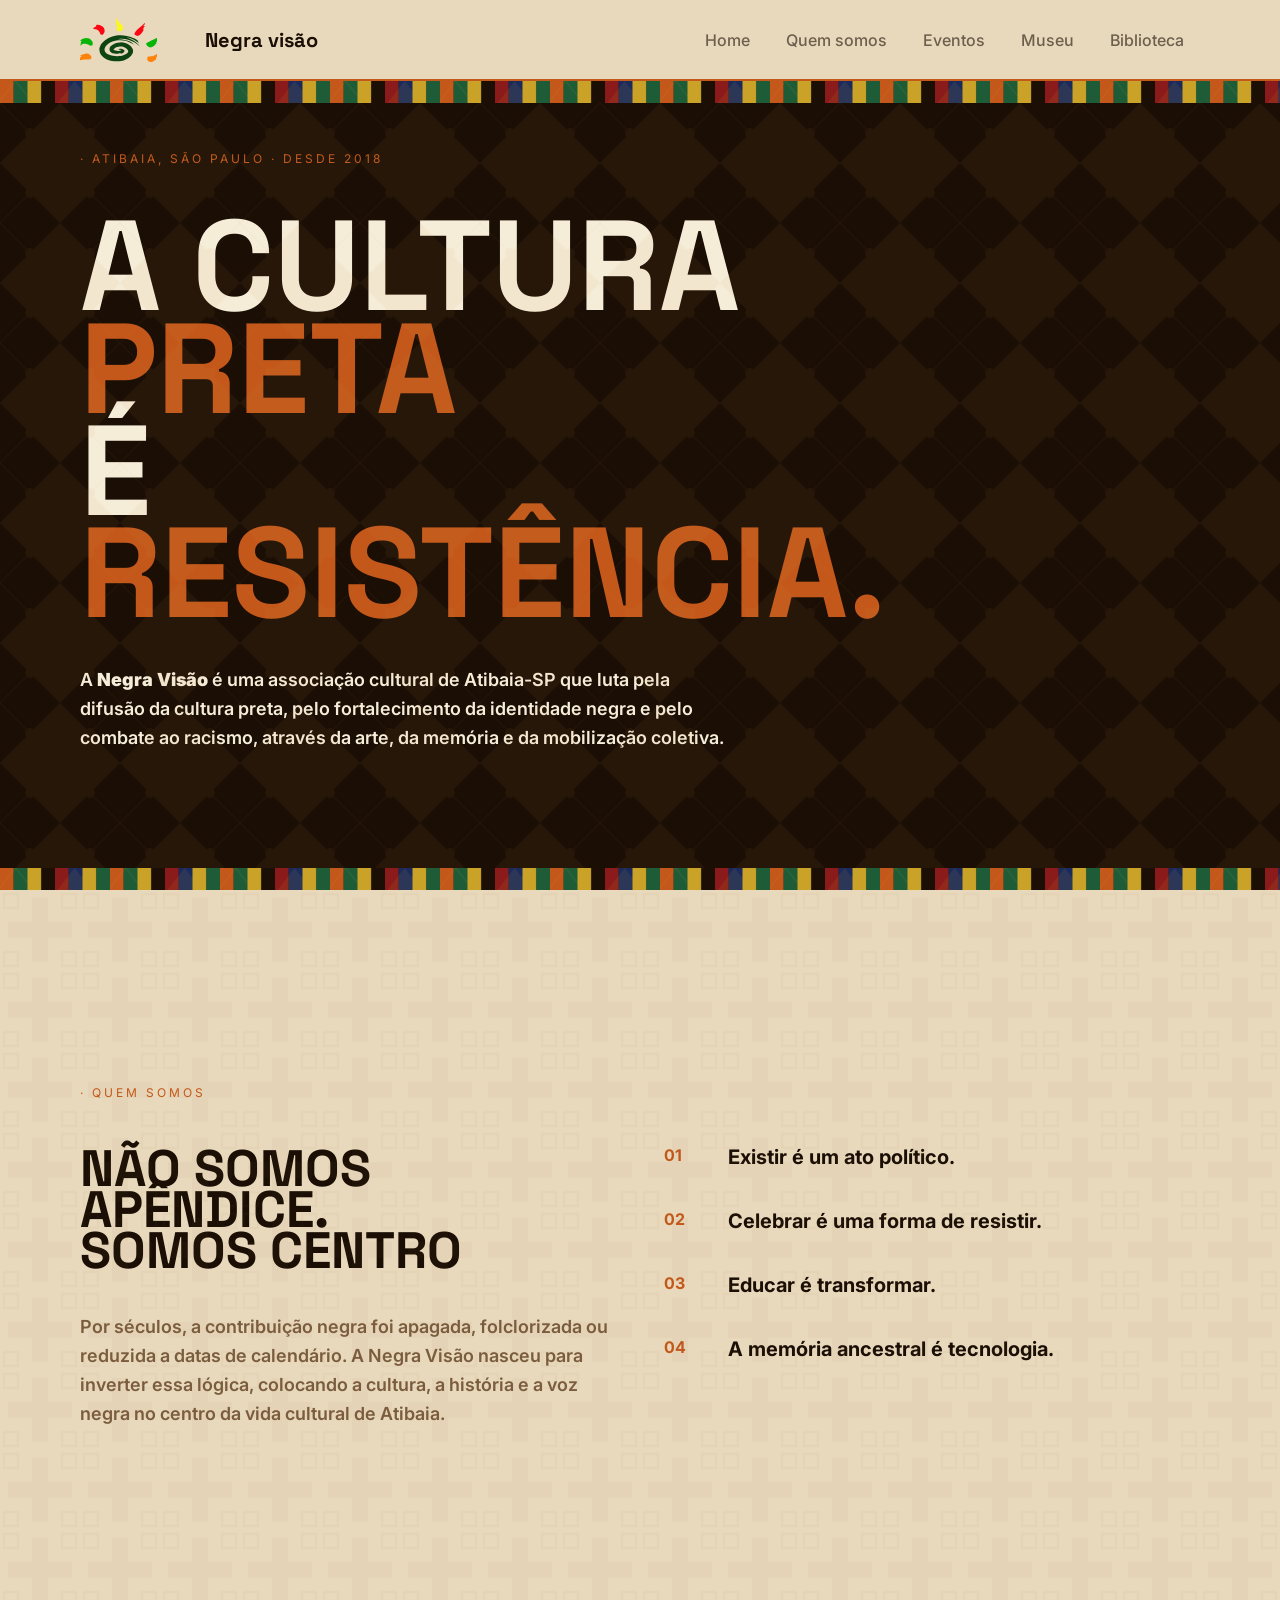
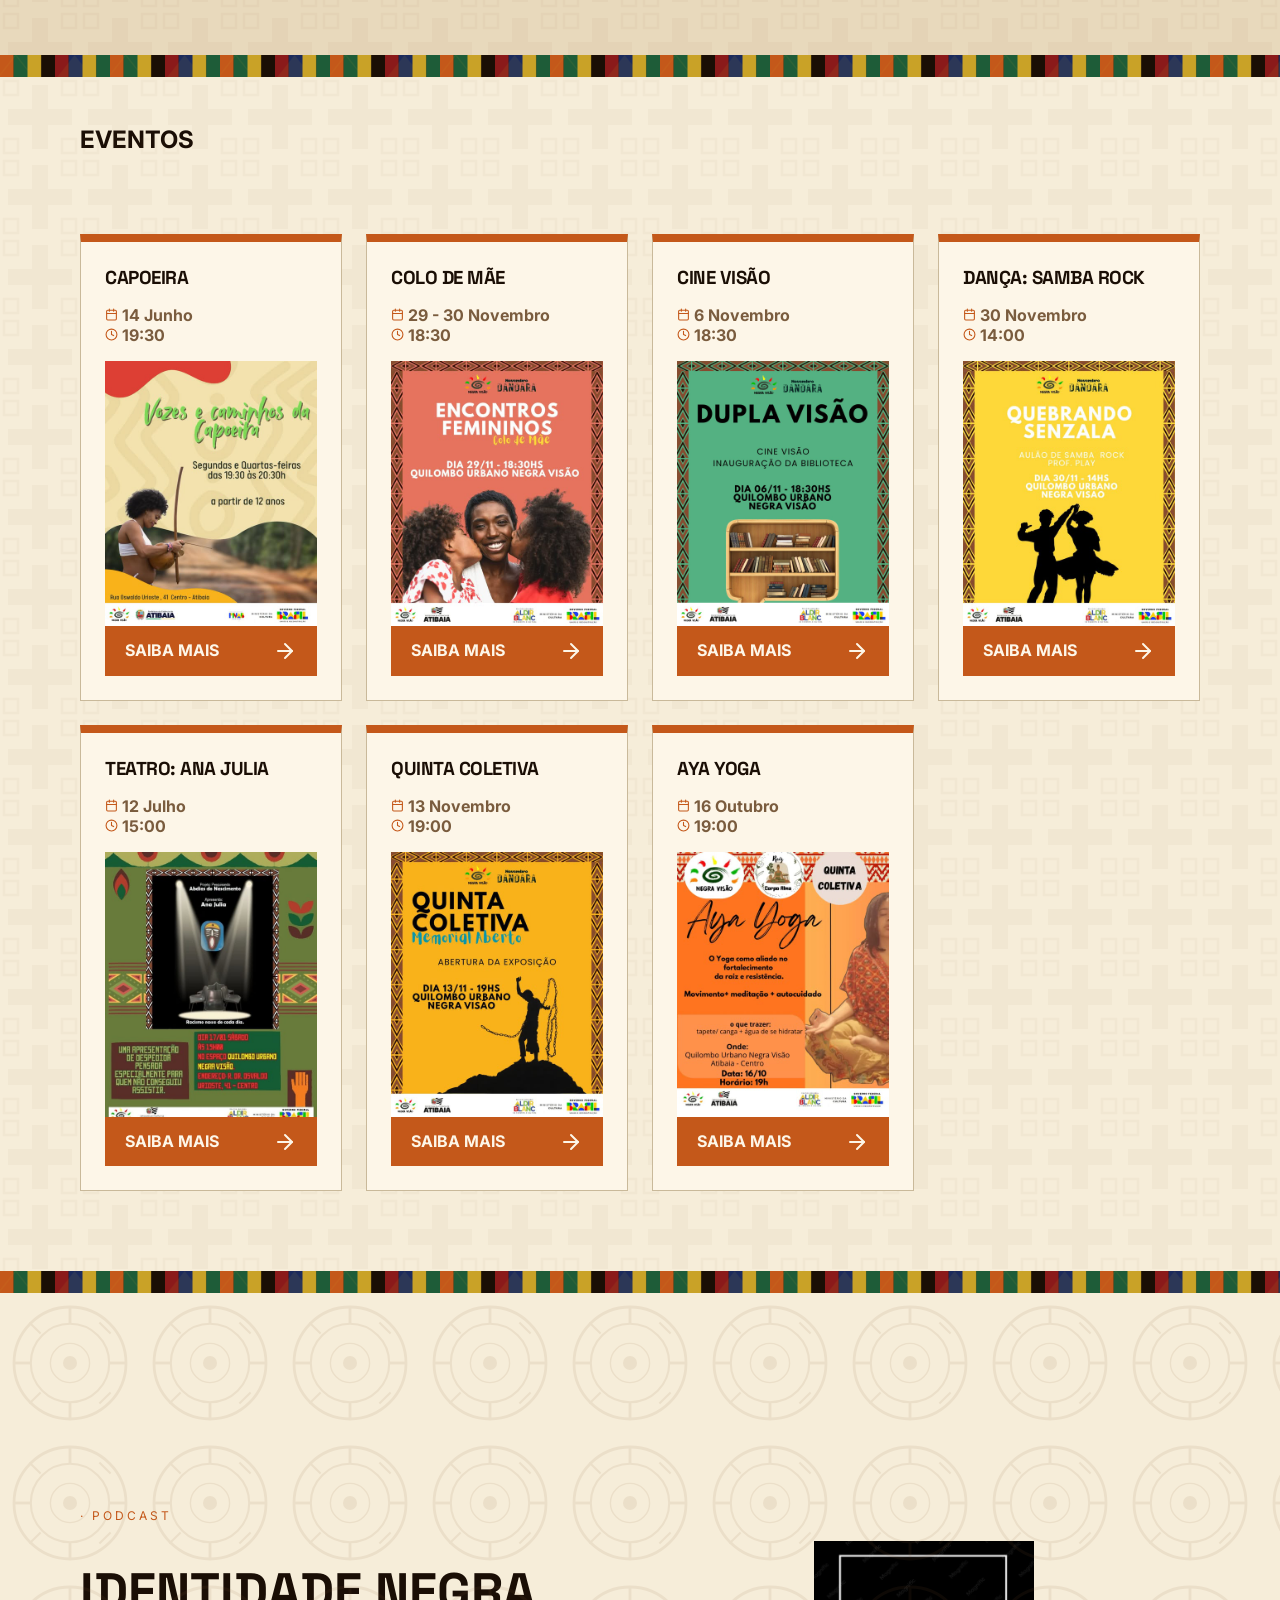
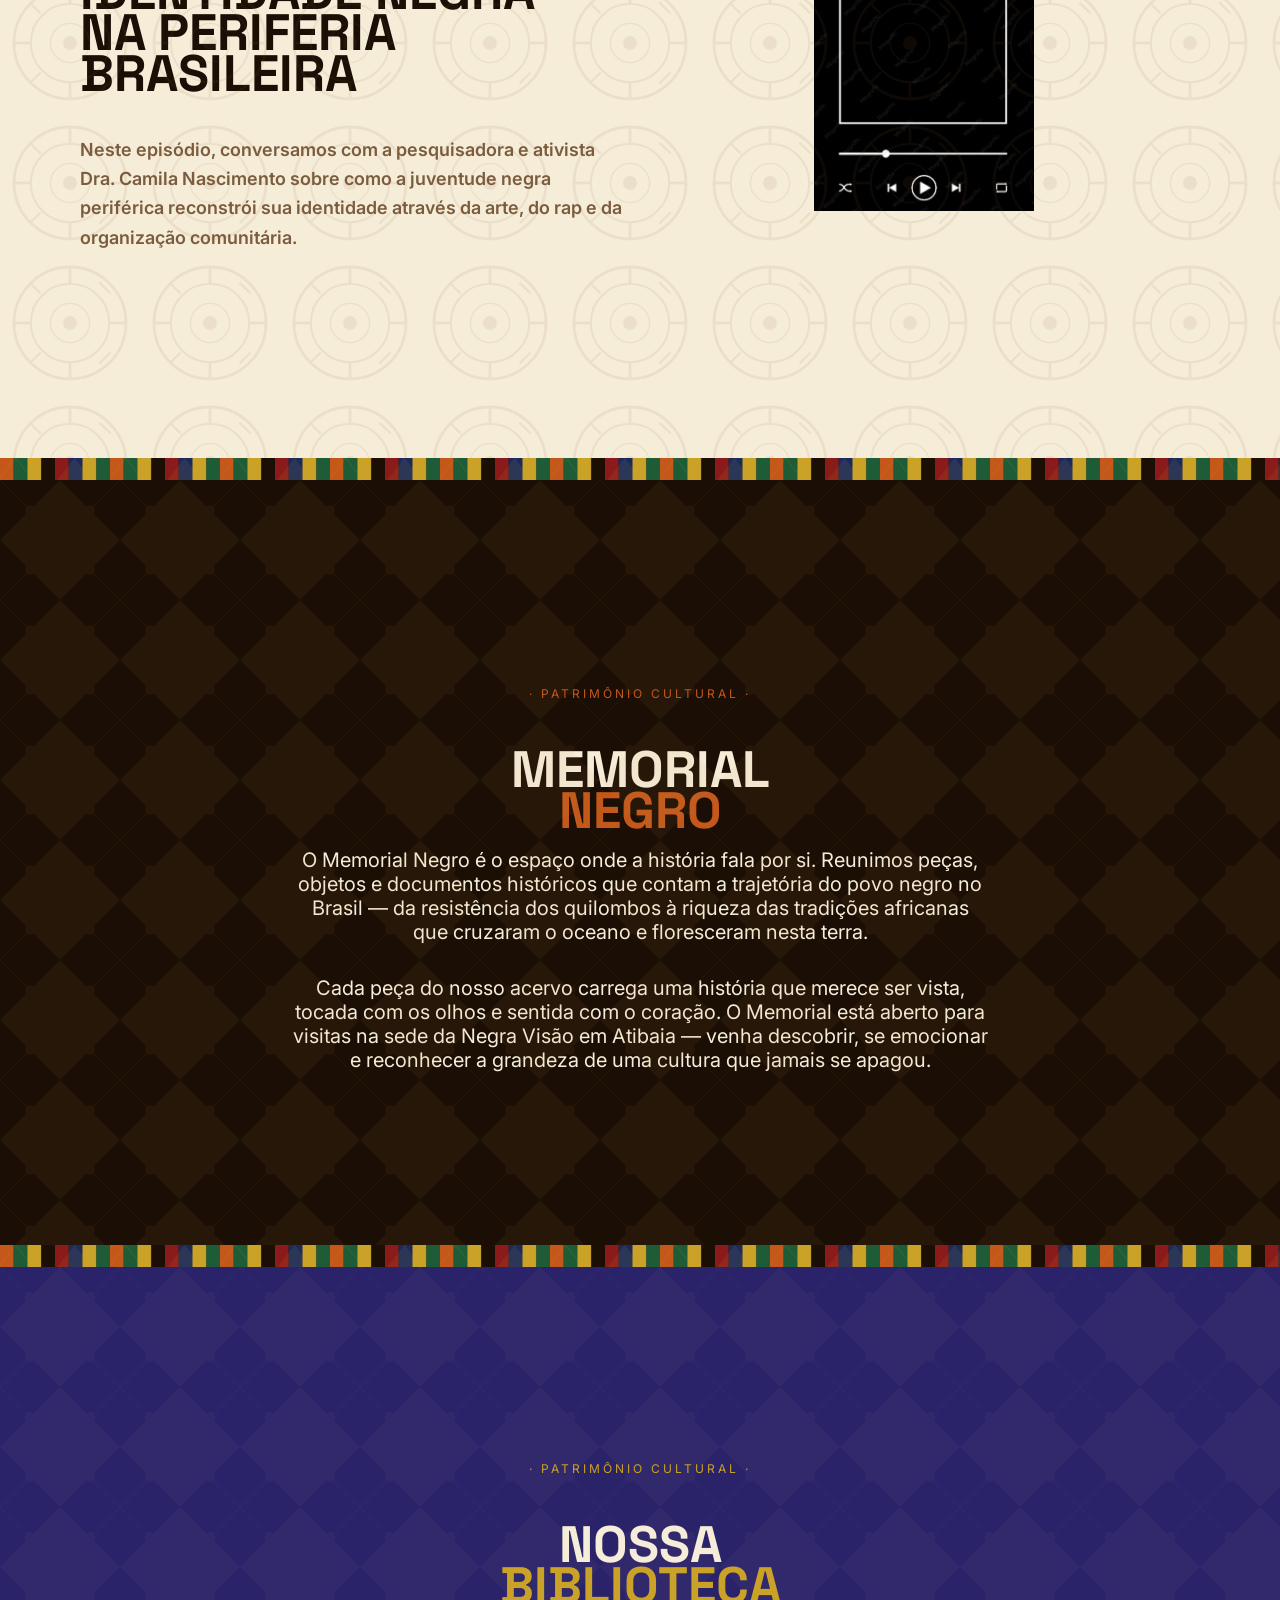
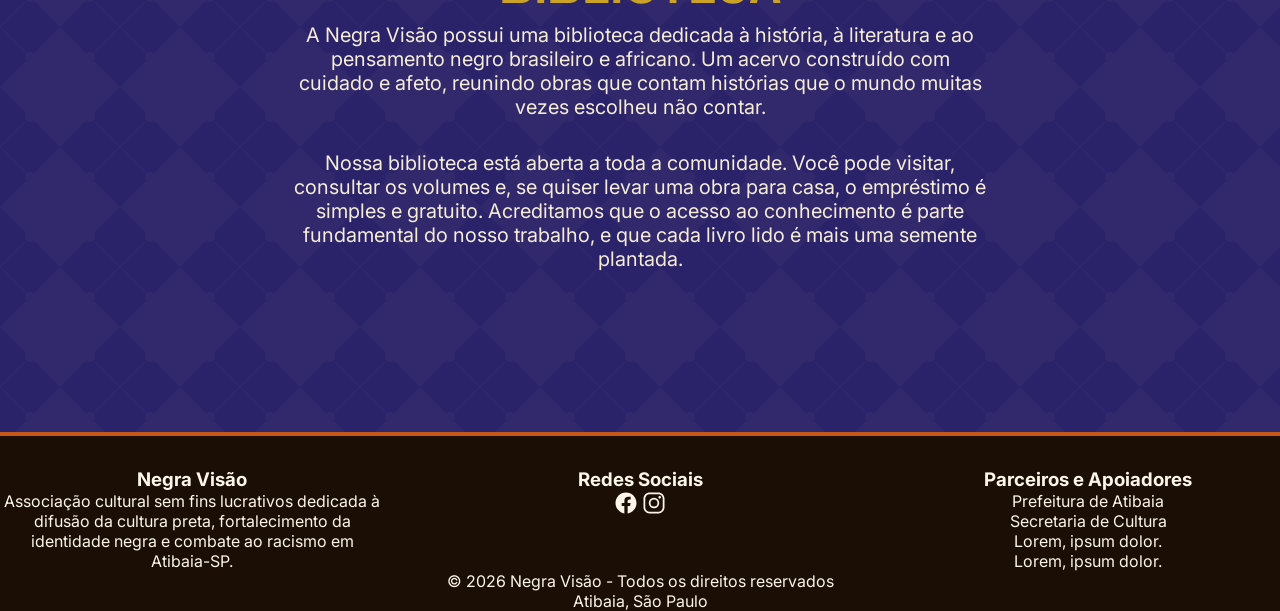
<file: frontend/index.html>
<!doctype html>
<html lang="pt-br">
  <head>
    <meta charset="UTF-8" />
    <meta name="viewport" content="width=device-width, initial-scale=1.0" />
    <title>Negra Visão</title>
    <link rel="stylesheet" href="css/theme.css" />
    <link rel="stylesheet" href="css/index.css" />
    <script src="js/index.js" defer></script>
    <script src="js/script.js" defer></script>
  </head>
  <body>
    <header>
      <div>
        <a href="./index.html" class="direita" id="logo">
          <img src="img/logo_sem_nome.svg" alt="logo negra visão" />
          <span>Negra visão</span>
        </a>
        <button class="menu-toggle" type="button">
          <span class="menu-toggle-bar"></span>
          <span class="menu-toggle-bar"></span>
          <span class="menu-toggle-bar"></span>
        </button>
        <nav id="site-nav">
          <ul>
            <li><a href="#">Home</a></li>
            <li><a href="#quem-somos">Quem somos</a></li>
            <li><a href="#eventos">Eventos</a></li>
            <li><a href="#memorial-negro">Museu</a></li>
            <li><a href="#biblioteca">Biblioteca</a></li>
          </ul>
        </nav>
      </div>
    </header>

    <main>
      <div id="linhaDivisoria"></div>

      <!-- =========== HERO ========== -->

      <section id="hero">
        <span class="subtitulo">· ATIBAIA, SÃO PAULO · DESDE 2018 </span>
        <h2 class="hero-titulo">
          A CULTURA
          <span>PRETA</span>
          É
          <span>RESISTÊNCIA.</span>
        </h2>
        <p class="hero-texto">
          A <strong>Negra Visão</strong> é uma associação cultural de Atibaia-SP
          que luta pela difusão da cultura preta, pelo fortalecimento da
          identidade negra e pelo combate ao racismo, através da arte, da
          memória e da mobilização coletiva.
        </p>
      </section>

      <div id="linhaDivisoria"></div>

      <!-- ========== QUEM SOMOS ========== -->

      <section id="quem-somos">
        <div class="quemSomos-esquerda">
          <span class="subtitulo">· QUEM SOMOS </span>
          <h2 class="titulo-secao">
            NÃO SOMOS
            <span>APÊNDICE.</span>
            <span>SOMOS CENTRO</span>
          </h2>
          <p class="quemSomos-texto">
            Por séculos, a contribuição negra foi apagada, folclorizada ou
            reduzida a datas de calendário. A Negra Visão nasceu para inverter
            essa lógica, colocando a cultura, a história e a voz negra no centro
            da vida cultural de Atibaia.
          </p>
        </div>
        <div class="quemSomos-direita">
          <div class="quem-item">
            <span>01</span>
            <p>Existir é um ato político.</p>
          </div>

          <div class="quem-item">
            <span>02</span>
            <p>Celebrar é uma forma de resistir.</p>
          </div>
          <div class="quem-item">
            <span>03</span>
            <p>Educar é transformar.</p>
          </div>
          <div class="quem-item">
            <span>04</span>
            <p>A memória ancestral é tecnologia.</p>
          </div>
        </div>
      </section>

      <div id="linhaDivisoria"></div>

      <!-- ========== EVENTOS ========== -->

      <section id="eventos">
        <h2>EVENTOS</h2>
        <div class="card-container">
          <div class="card-eventos">
            <h3>CAPOEIRA</h3>
            <div>
              <p><img src="img/calendar.svg" /> 14 Junho</p>
              <p><img src="img/clock.svg" /> 19:30</p>
            </div>
            <img src="img/capoeira.jpeg" />
            <button type="button">
              SAIBA MAIS <img src="img/arrow-right.svg" />
            </button>
          </div>
          <div class="card-eventos">
            <h3>colo de mãe</h3>
            <div>
              <p><img src="img/calendar.svg" /> 29 - 30 Novembro</p>
              <p><img src="img/clock.svg" /> 18:30</p>
            </div>
            <img src="img/encontro_de_mae.jpg" />
            <button type="button">
              SAIBA MAIS <img src="img/arrow-right.svg" />
            </button>
          </div>
          <div class="card-eventos">
            <h3>CINE VISÃO</h3>
            <div>
              <p><img src="img/calendar.svg" /> 6 Novembro</p>
              <p><img src="img/clock.svg" /> 18:30</p>
            </div>
            <img src="img/cine_visao.jpeg" />
            <button type="button">
              SAIBA MAIS <img src="img/arrow-right.svg" />
            </button>
          </div>
          <div class="card-eventos">
            <h3>Dança: samba rock</h3>
            <div>
              <p><img src="img/calendar.svg" /> 30 Novembro</p>
              <p><img src="img/clock.svg" /> 14:00</p>
            </div>
            <img src="img/danca.jpg" />
            <button type="button">
              SAIBA MAIS <img src="img/arrow-right.svg" />
            </button>
          </div>
          <div class="card-eventos">
            <h3>Teatro: Ana julia</h3>
            <div>
              <p><img src="img/calendar.svg" /> 12 Julho</p>
              <p><img src="img/clock.svg" /> 15:00</p>
            </div>
            <img src="img/racismo_nosso_de_cada_dia.jpg" />
            <button type="button">
              SAIBA MAIS <img src="img/arrow-right.svg" />
            </button>
          </div>
          <div class="card-eventos">
            <h3>QUINTA COLETIVA</h3>
            <div>
              <p><img src="img/calendar.svg" /> 13 Novembro</p>
              <p><img src="img/clock.svg" /> 19:00</p>
            </div>
            <img src="img/quinta_coletiva.jpeg" />
            <button type="button">
              SAIBA MAIS <img src="img/arrow-right.svg" />
            </button>
          </div>
          <div class="card-eventos">
            <h3>aya yoga</h3>
            <div>
              <p><img src="img/calendar.svg" /> 16 Outubro</p>
              <p><img src="img/clock.svg" /> 19:00</p>
            </div>
            <img src="img/yoga.jpg" />
            <button type="button">
              SAIBA MAIS <img src="img/arrow-right.svg" />
            </button>
          </div>
        </div>
      </section>

      <dialog id="event-modal" class="event-modal">
        <div class="event-modal__content">
          <button type="button" class="event-modal__close">&times;</button>
          <span class="event-modal__eyebrow">· evento ·</span>
          <h3 id="event-modal-title"></h3>
          <p class="event-modal__meta" id="event-modal-meta"></p>
          <p id="event-modal-text"></p>
          <div class="event-modal__actions">
            <a href="./inscricao.html" class="event-modal__cta">Inscreva-se</a>
          </div>
        </div>
      </dialog>

      <div id="linhaDivisoria"></div>

      <!-- =========== PODCAST =========== -->

      <section id="podcast">
        <div class="podcast-esquerda">
          <span class="subtitulo">· PODCAST </span>
          <h2 class="titulo-secao">
            IDENTIDADE NEGRA
            <span>NA PERIFERIA</span>
            BRASILEIRA
          </h2>
          <p class="quemSomos-texto">
            Neste episódio, conversamos com a pesquisadora e ativista Dra.
            Camila Nascimento sobre como a juventude negra periférica reconstrói
            sua identidade através da arte, do rap e da organização comunitária.
          </p>
        </div>
        <div class="podcast-direita">
          <img src="./img/spotify-fake.png" alt="" />
        </div>
      </section>

      <div id="linhaDivisoria"></div>

      <!-- ========== MEMORIAL NEGRO ========== -->

      <section id="memorial-negro">
        <span class="subtitulo">· Patrimônio Cultural ·</span>
        <h2 class="titulo-secao">memorial <span>negro</span></h2>
        <p>
          O Memorial Negro é o espaço onde a história fala por si. Reunimos
          peças, objetos e documentos históricos que contam a trajetória do povo
          negro no Brasil — da resistência dos quilombos à riqueza das tradições
          africanas que cruzaram o oceano e floresceram nesta terra.
        </p>
        <p>
          Cada peça do nosso acervo carrega uma história que merece ser vista,
          tocada com os olhos e sentida com o coração. O Memorial está aberto
          para visitas na sede da Negra Visão em Atibaia — venha descobrir, se
          emocionar e reconhecer a grandeza de uma cultura que jamais se apagou.
        </p>
      </section>

      <div id="linhaDivisoria"></div>

      <!-- ========== BIBLIOTECA ========== -->

      <section id="biblioteca">
        <span class="subtitulo">· Patrimônio Cultural ·</span>
        <h2 class="titulo-secao">nossa <span>biblioteca</span></h2>
        <p>
          A Negra Visão possui uma biblioteca dedicada à história, à literatura
          e ao pensamento negro brasileiro e africano. Um acervo construído com
          cuidado e afeto, reunindo obras que contam histórias que o mundo
          muitas vezes escolheu não contar.
        </p>
        <p>
          Nossa biblioteca está aberta a toda a comunidade. Você pode visitar,
          consultar os volumes e, se quiser levar uma obra para casa, o
          empréstimo é simples e gratuito. Acreditamos que o acesso ao
          conhecimento é parte fundamental do nosso trabalho, e que cada livro
          lido é mais uma semente plantada.
        </p>
      </section>

      <footer>
        <div id="footer-alto">
          <div class="footer-container">
            <h3>Negra Visão</h3>
            <p>
              Associação cultural sem fins lucrativos dedicada à difusão da
              cultura preta, fortalecimento da identidade negra e combate ao
              racismo em Atibaia-SP.
            </p>
          </div>
          <div class="footer-container footer-container-social">
            <h3>Redes Sociais</h3>
            <div>
              <a href="#"
                ><svg
                  width="24"
                  height="24"
                  xmlns="http://www.w3.org/2000/svg"
                  class="icon-social"
                  viewBox="0 0 512 512"
                  fill="currentColor"
                >
                  <path
                    d="M480 257.35c0-123.7-100.3-224-224-224s-224 100.3-224 224c0 111.8 81.9 204.47 189 221.29V322.12h-56.89v-64.77H221V208c0-56.13 33.45-87.16 84.61-87.16 24.51 0 50.15 4.38 50.15 4.38v55.13H327.5c-27.81 0-36.51 17.26-36.51 35v42h62.12l-9.92 64.77H291v156.54c107.1-16.81 189-109.48 189-221.31z"
                    fill-rule="evenodd"
                  /></svg
              ></a>
              <a href="#"
                ><svg
                  width="24"
                  height="24"
                  xmlns="http://www.w3.org/2000/svg"
                  class="icon-social"
                  viewBox="0 0 512 512"
                  fill="currentColor"
                >
                  <path
                    d="M349.33 69.33a93.62 93.62 0 0193.34 93.34v186.66a93.62 93.62 0 01-93.34 93.34H162.67a93.62 93.62 0 01-93.34-93.34V162.67a93.62 93.62 0 0193.34-93.34h186.66m0-37.33H162.67C90.8 32 32 90.8 32 162.67v186.66C32 421.2 90.8 480 162.67 480h186.66C421.2 480 480 421.2 480 349.33V162.67C480 90.8 421.2 32 349.33 32z"
                  />
                  <path
                    d="M377.33 162.67a28 28 0 1128-28 27.94 27.94 0 01-28 28zM256 181.33A74.67 74.67 0 11181.33 256 74.75 74.75 0 01256 181.33m0-37.33a112 112 0 10112 112 112 112 0 00-112-112z"
                  /></svg
              ></a>
            </div>
          </div>
          <div class="footer-container">
            <h3>Parceiros e Apoiadores</h3>
            <ul>
              <li>Prefeitura de Atibaia</li>
              <li>Secretaria de Cultura</li>
              <li>Lorem, ipsum dolor.</li>
              <li>Lorem, ipsum dolor.</li>
            </ul>
          </div>
        </div>
        <div id="footer-baixo">
          <p>&#169; 2026 Negra Visão - Todos os direitos reservados</p>
          <p>Atibaia, São Paulo</p>
        </div>
      </footer>
    </main>
  </body>
</html>
</file>
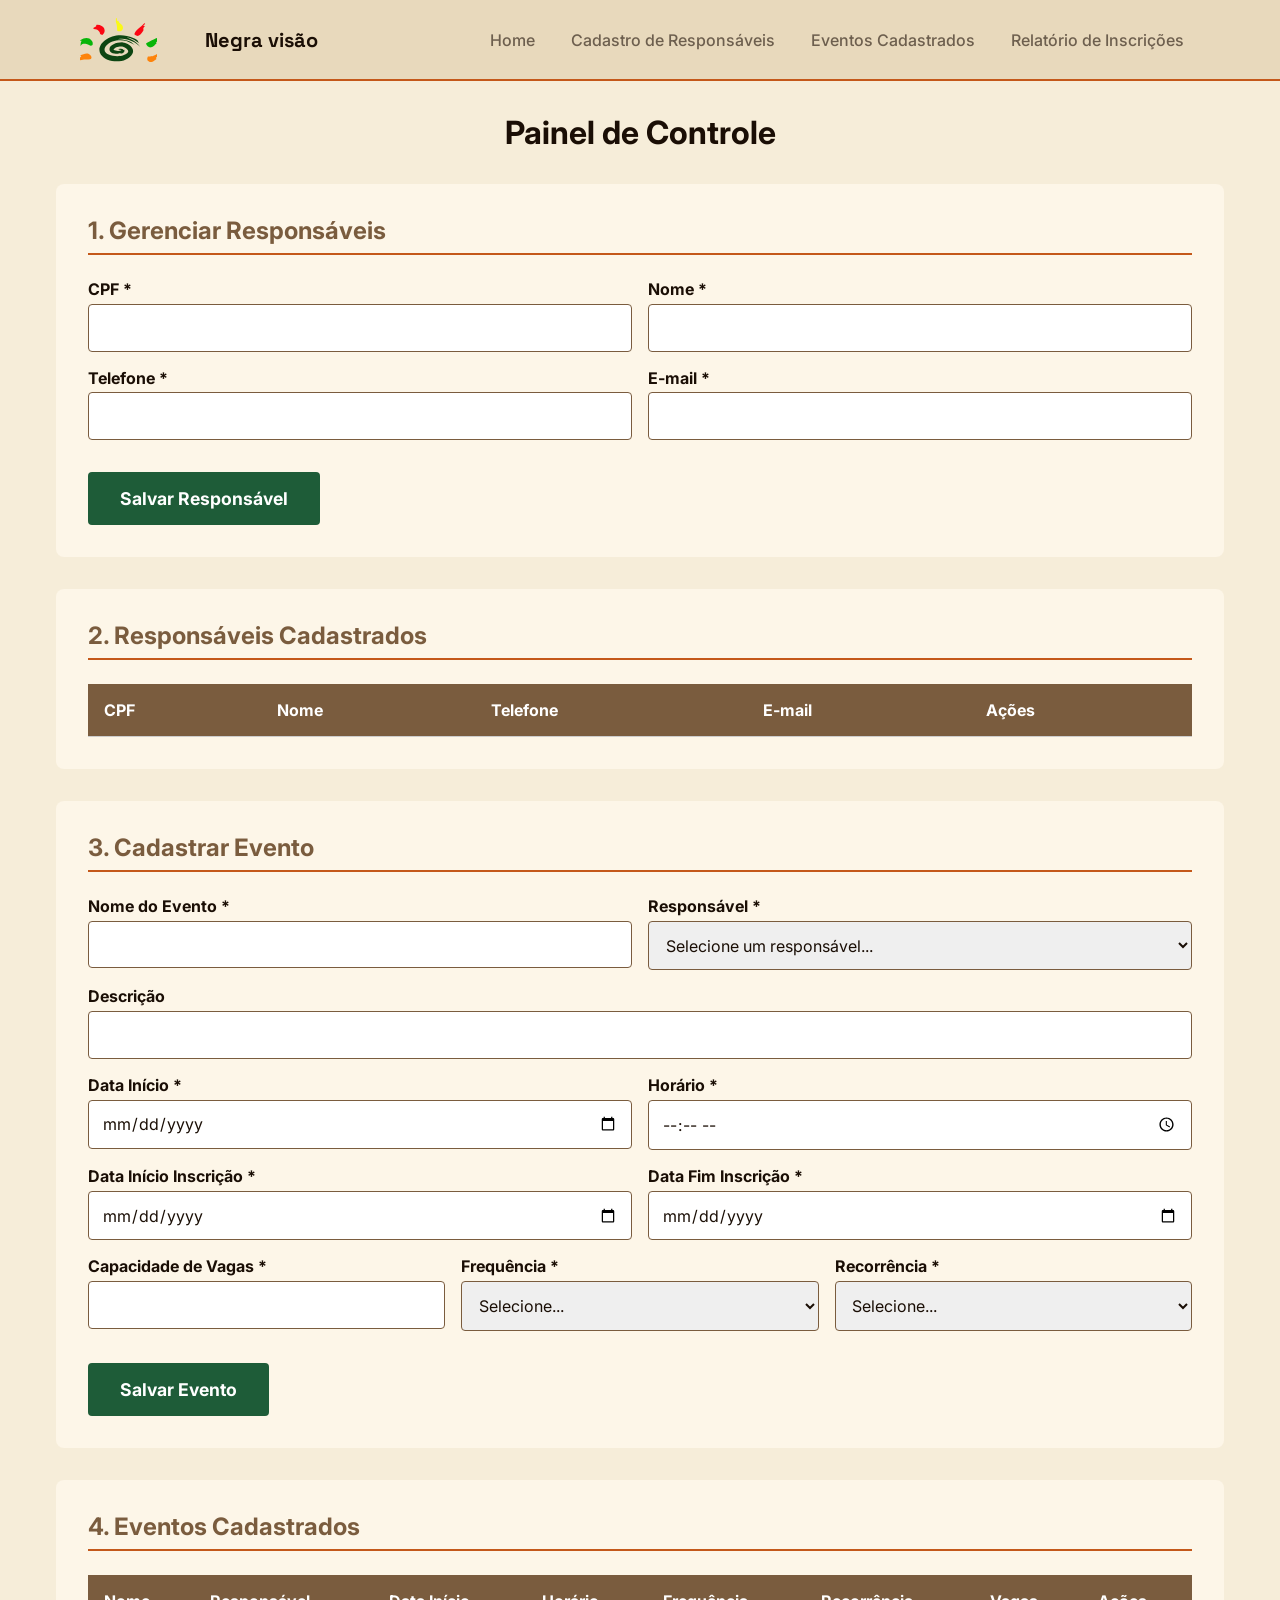
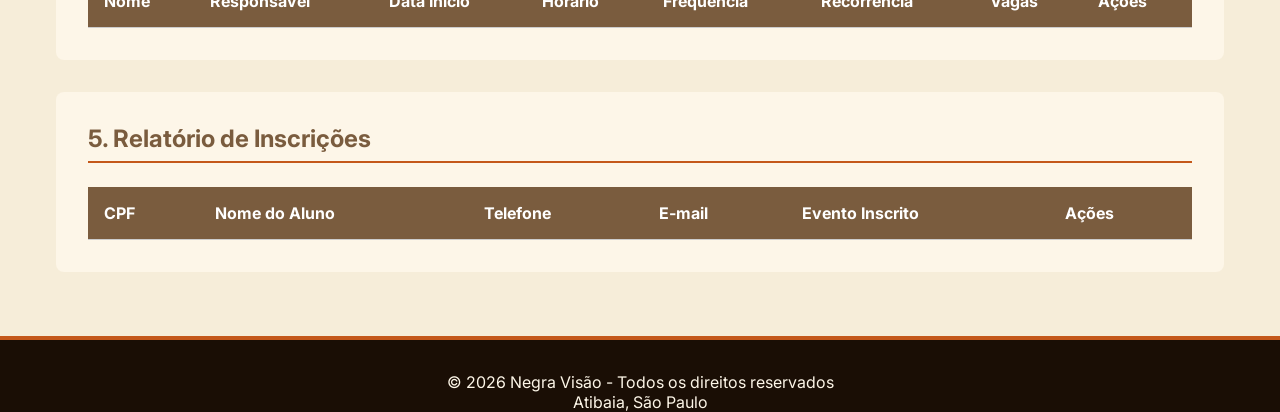
<file: frontend/Admin.html>
<!doctype html>
<html lang="pt-br">
  <head>
    <meta charset="UTF-8" />
    <meta name="viewport" content="width=device-width, initial-scale=1.0" />
    <title>Administração - Negra Visão</title>
    <link rel="stylesheet" href="css/theme.css" />
    <link rel="stylesheet" href="css/admin.css" />
    <script src="js/admin.js" defer></script>
    <script src="js/script.js" defer></script>
  </head>
  <body>
    <header>
      <div>
        <a href="./index.html" class="direita" id="logo">
          <img src="img/logo_sem_nome.svg" alt="logo negra visão" />
          <span>Negra visão</span>
        </a>
        <button class="menu-toggle" type="button">
          <span class="menu-toggle-bar"></span>
          <span class="menu-toggle-bar"></span>
          <span class="menu-toggle-bar"></span>
        </button>
        <nav id="site-nav">
          <ul>
            <li><a href="./index.html">Home</a></li>
            <li>
              <a href="#gerenciar-responsaveis">Cadastro de Responsáveis</a>
            </li>
            <li>
              <a href="#eventos-cadastrados">Eventos Cadastrados</a>
            </li>
            <li>
              <a href="#relatorio-inscricoes">Relatório de Inscrições</a>
            </li>
          </ul>
        </nav>
      </div>
    </header>

    <main class="container-admin">
      <h1>Painel de Controle</h1>

      <section id="gerenciar-responsaveis" class="card-admin">
        <h2>1. Gerenciar Responsáveis</h2>
        <form id="form-responsavel">
          <input type="hidden" id="resp-index" />

          <div class="linha-form">
            <div class="campo-form">
              <label for="resp-cpf">CPF *</label>
              <input type="text" id="resp-cpf" required />
            </div>
            <div class="campo-form">
              <label for="resp-nome">Nome *</label>
              <input type="text" id="resp-nome" required />
            </div>
          </div>

          <div class="linha-form">
            <div class="campo-form">
              <label for="resp-telefone">Telefone *</label>
              <input type="text" id="resp-telefone" required />
            </div>
            <div class="campo-form">
              <label for="resp-email">E-mail *</label>
              <input type="email" id="resp-email" required />
            </div>
          </div>

          <button type="submit" class="btn-salvar">Salvar Responsável</button>
        </form>
      </section>

      <section id="responsaveis-cadastrados" class="card-admin">
        <h2>2. Responsáveis Cadastrados</h2>
        <div class="tabela-scroll">
          <table id="tabela-responsaveis">
            <thead>
              <tr>
                <th>CPF</th>
                <th>Nome</th>
                <th>Telefone</th>
                <th>E-mail</th>
                <th>Ações</th>
              </tr>
            </thead>
            <tbody id="corpo-responsaveis"></tbody>
          </table>
        </div>
      </section>

      <section class="card-admin">
        <h2>3. Cadastrar Evento</h2>
        <form id="form-evento">
          <input type="hidden" id="evento-index" />

          <div class="linha-form">
            <div class="campo-form">
              <label for="evento-nome">Nome do Evento *</label>
              <input type="text" id="evento-nome" required />
            </div>
            <div class="campo-form">
              <label for="evento-responsavel">Responsável *</label>
              <select id="evento-responsavel" required>
                <option value="">Selecione um responsável...</option>
              </select>
            </div>
          </div>

          <div class="linha-form">
            <div class="campo-form">
              <label for="evento-descricao">Descrição</label>
              <input type="text" id="evento-descricao" />
            </div>
          </div>

          <div class="linha-form">
            <div class="campo-form">
              <label for="evento-data-inicio">Data Início *</label>
              <input type="date" id="evento-data-inicio" required />
            </div>
            <div class="campo-form">
              <label for="evento-horario">Horário *</label>
              <input type="time" id="evento-horario" required />
            </div>
          </div>

          <div class="linha-form">
            <div class="campo-form">
              <label for="evento-insc-inicio">Data Início Inscrição *</label>
              <input type="date" id="evento-insc-inicio" required />
            </div>
            <div class="campo-form">
              <label for="evento-insc-fim">Data Fim Inscrição *</label>
              <input type="date" id="evento-insc-fim" required />
            </div>
          </div>

          <div class="linha-form">
            <div class="campo-form">
              <label for="evento-capacidade">Capacidade de Vagas *</label>
              <input type="number" id="evento-capacidade" min="1" required />
            </div>
            <div class="campo-form">
              <label for="evento-frequencia">Frequência *</label>
              <select id="evento-frequencia" required>
                <option value="">Selecione...</option>
                <option value="Único">Único - sem repetição</option>
                <option value="2x">2x - duas repetições</option>
                <option value="3x">3x - três repetições</option>
                <option value="4x">4x - quatro repetições</option>
                <option value="5x">5x - cinco repetições</option>
                <option value="6x">6x - seis repetições</option>
                <option value="7x">7x - sete repetições</option>
                <option value="8x">8x - oito repetições</option>
                <option value="9x">9x - nove repetições</option>
                <option value="10x">10x - dez repetições</option>
                <option value="Sempre">Sempre - contínuo</option>
              </select>
            </div>
            <div class="campo-form">
              <label for="evento-recorrencia">Recorrência *</label>
              <select id="evento-recorrencia" required>
                <option value="">Selecione...</option>
                <option value="Diário">Diário</option>
                <option value="Semanal">Semanal</option>
                <option value="Quinzenal">Quinzenal</option>
                <option value="Mensal">Mensal</option>
              </select>
            </div>
          </div>

          <button type="submit" class="btn-salvar">Salvar Evento</button>
        </form>
      </section>

      <section id="eventos-cadastrados" class="card-admin">
        <h2>4. Eventos Cadastrados</h2>
        <div class="tabela-scroll">
          <table id="tabela-eventos">
            <thead>
              <tr>
                <th>Nome</th>
                <th>Responsável</th>
                <th>Data Início</th>
                <th>Horário</th>
                <th>Frequência</th>
                <th>Recorrência</th>
                <th>Vagas</th>
                <th>Ações</th>
              </tr>
            </thead>
            <tbody id="corpo-eventos"></tbody>
          </table>
        </div>
      </section>

      <section id="relatorio-inscricoes" class="card-admin">
        <h2>5. Relatório de Inscrições</h2>
        <div class="tabela-scroll">
          <table id="tabela-alunos">
            <thead>
              <tr>
                <th>CPF</th>
                <th>Nome do Aluno</th>
                <th>Telefone</th>
                <th>E-mail</th>
                <th>Evento Inscrito</th>
                <th>Ações</th>
              </tr>
            </thead>
            <tbody id="corpo-alunos"></tbody>
          </table>
        </div>
      </section>
    </main>

    <footer>
      <div id="footer-baixo">
        <p>&#169; 2026 Negra Visão - Todos os direitos reservados</p>
        <p>Atibaia, São Paulo</p>
      </div>
    </footer>
  </body>
</html>
</file>
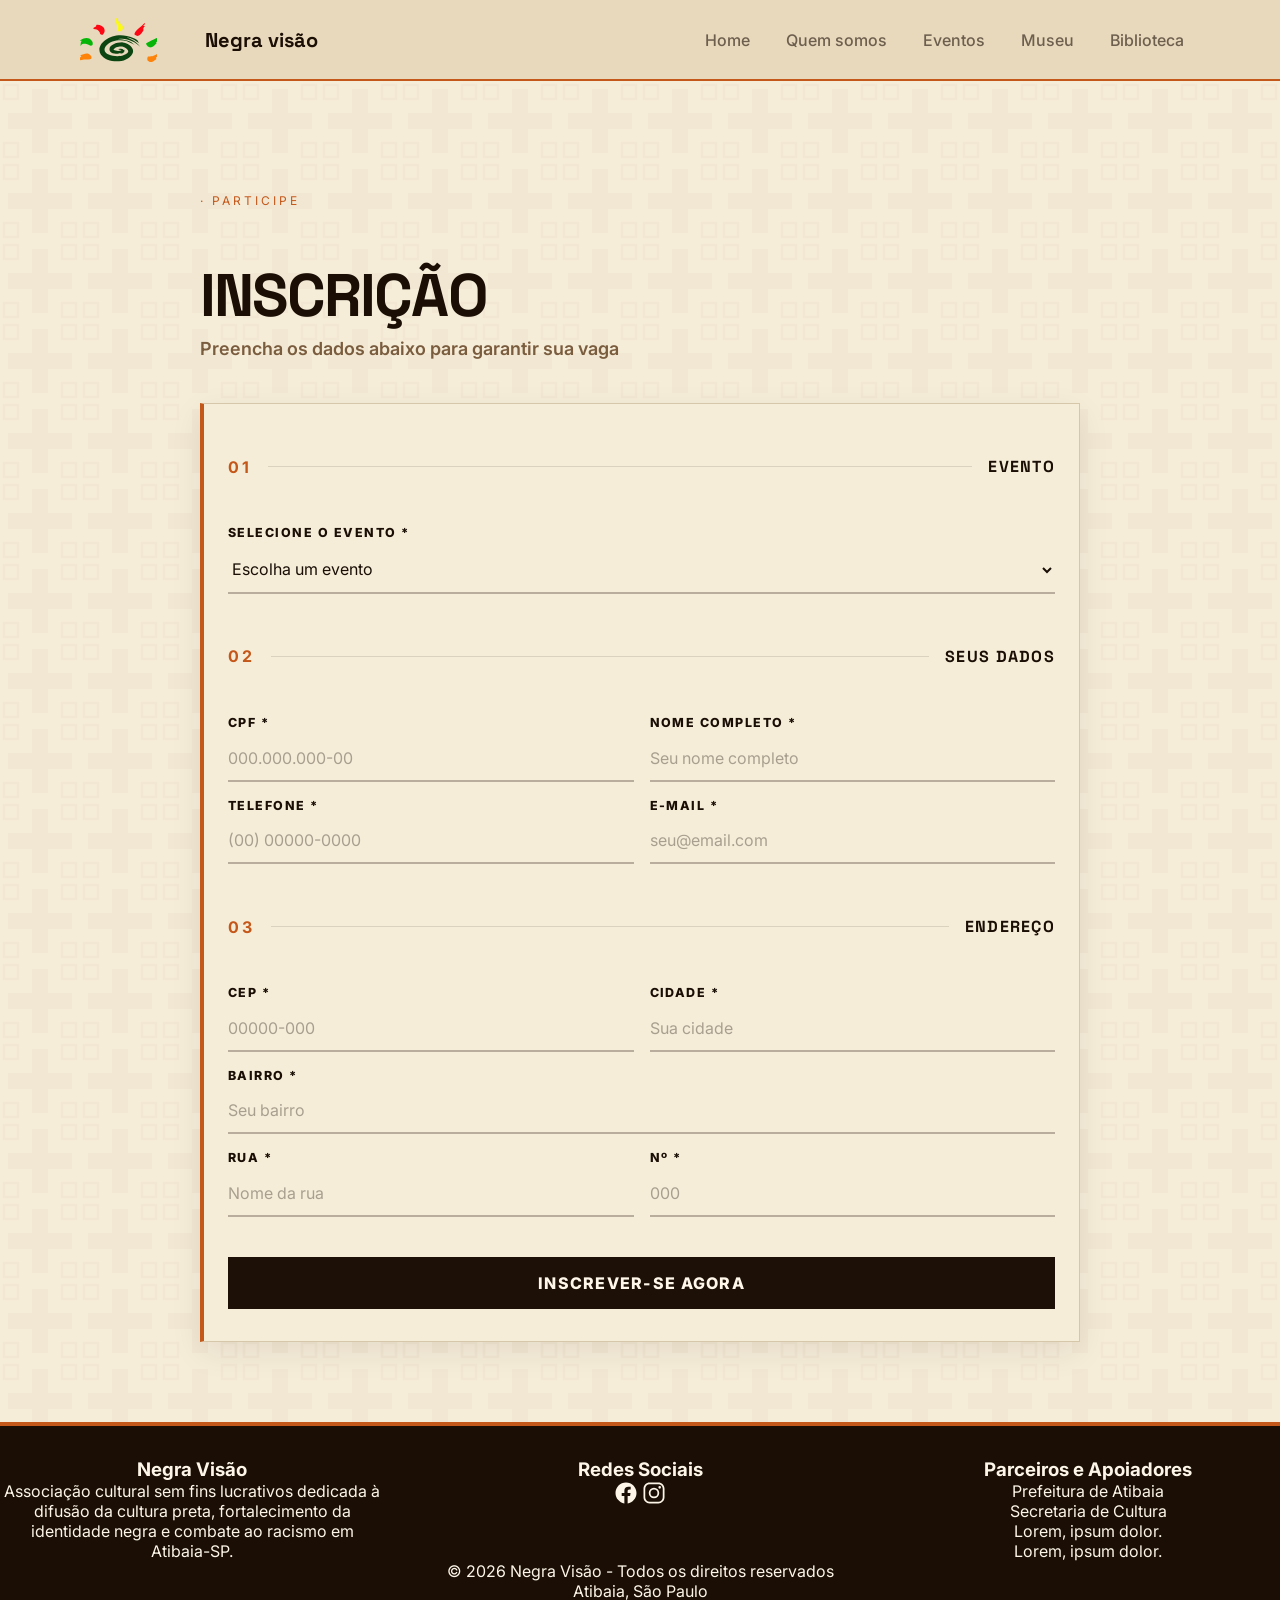
<file: frontend/inscricao.html>
<!doctype html>
<html lang="pt-BR">
  <head>
    <meta charset="UTF-8" />
    <meta name="viewport" content="width=device-width, initial-scale=1.0" />
    <link rel="stylesheet" href="css/theme.css" />
    <link rel="stylesheet" href="css/inscricao.css" />
    <script src="js/inscricao.js" defer></script>
    <script src="js/script.js" defer></script>
    <title>Inscrição</title>
  </head>
  <body>
    <header>
      <div>
        <a href="./index.html" class="direita" id="logo">
          <img src="img/logo_sem_nome.svg" alt="logo negra visão" />
          <span>Negra visão</span>
        </a>
        <button class="menu-toggle" type="button">
          <span class="menu-toggle-bar"></span>
          <span class="menu-toggle-bar"></span>
          <span class="menu-toggle-bar"></span>
        </button>
        <!-- ao lado da logo -->
        <nav id="site-nav">
          <ul>
            <li><a href="./index.html">Home</a></li>
            <li><a href="./index.html#quem-somos">Quem somos</a></li>
            <li><a href="./index.html#eventos">Eventos</a></li>
            <li><a href="./index.html#memorial-negro">Museu</a></li>
            <li><a href="./index.html#biblioteca">Biblioteca</a></li>
          </ul>
        </nav>
      </div>
    </header>

    <main>
      <section id="inscricao">
        <span class="subtitulo">· participe </span>
        <h1 class="titulo-formulario">Inscrição</h1>
        <p class="subtitulo-formulario">
          Preencha os dados abaixo para garantir sua vaga
        </p>
        <div class="card-formulario">
          <form action="" id="inscricao-formulario">
            <div class="form-bloco">
              <div class="form-bloco-cabecalho">
                <span class="form-bloco-numero">01</span>
                <span class="form-bloco-titulo">Evento</span>
              </div>
              <div class="campo-formulario campo-formulario-full">
                <label for="evento">Selecione o Evento *</label>
                <select id="evento" class="obrigatorio" name="inscricao">
                  <option value="" disabled selected hidden>
                    Escolha um evento
                  </option>
                  <option value="capoeira">Capoeira</option>
                  <option value="colo-de-mae">Colo de mãe</option>
                  <option value="cine-visao">Cine visão</option>
                  <option value="danca-samba-rock">Dança: samba rock</option>
                  <option value="teatro-ana-julia">Teatro: Ana Julia</option>
                  <option value="quinta-coletiva">Quinta coletiva</option>
                  <option value="aya-yoga">Aya yoga</option>
                </select>
                <p class="mensagem-erro"></p>
              </div>
            </div>
            <div class="form-bloco">
              <div class="form-bloco-cabecalho">
                <span class="form-bloco-numero">02</span>
                <span class="form-bloco-titulo">Seus dados</span>
              </div>
              <div class="form-grade form-grade-dois">
                <div class="campo-formulario">
                  <label for="cpf">CPF *</label>
                  <input
                    type="text"
                    id="cpf"
                    class="obrigatorio"
                    name="inscricao"
                    placeholder="000.000.000-00"
                    inputmode="numeric"
                    autocomplete="off"
                  />
                  <p class="mensagem-erro"></p>
                </div>
                <div class="campo-formulario">
                  <label for="nome">Nome completo *</label>
                  <input
                    type="text"
                    id="nome"
                    class="obrigatorio"
                    name="inscricao"
                    placeholder="Seu nome completo"
                    autocomplete="name"
                  />
                  <p class="mensagem-erro"></p>
                </div>
                <div class="campo-formulario">
                  <label for="telefone">Telefone *</label>
                  <input
                    type="tel"
                    id="telefone"
                    class="obrigatorio"
                    name="inscricao"
                    placeholder="(00) 00000-0000"
                    autocomplete="tel"
                  />
                  <p class="mensagem-erro"></p>
                </div>
                <div class="campo-formulario">
                  <label for="email">E-mail *</label>
                  <input
                    type="email"
                    id="email"
                    class="obrigatorio"
                    name="inscricao"
                    placeholder="seu@email.com"
                    autocomplete="email"
                  />
                  <p class="mensagem-erro"></p>
                </div>
              </div>
            </div>
            <div class="form-bloco">
              <div class="form-bloco-cabecalho">
                <span class="form-bloco-numero">03</span>
                <span class="form-bloco-titulo">Endereço</span>
              </div>
              <div class="form-grade form-grade-dois">
                <div class="campo-formulario">
                  <label for="cep">CEP *</label>
                  <input
                    type="text"
                    id="cep"
                    class="obrigatorio"
                    name="inscricao"
                    placeholder="00000-000"
                    inputmode="numeric"
                    autocomplete="postal-code"
                  />
                  <p class="mensagem-erro"></p>
                </div>
                <div class="campo-formulario">
                  <label for="cidade">Cidade *</label>
                  <input
                    type="text"
                    id="cidade"
                    class="obrigatorio"
                    name="inscricao"
                    placeholder="Sua cidade"
                    autocomplete="address-level2"
                  />
                  <p class="mensagem-erro"></p>
                </div>
                <div class="campo-formulario campo-formulario-full">
                  <label for="bairro">Bairro *</label>
                  <input
                    type="text"
                    id="bairro"
                    class="obrigatorio"
                    name="inscricao"
                    placeholder="Seu bairro"
                    autocomplete="address-level3"
                  />
                  <p class="mensagem-erro"></p>
                </div>
                <div class="campo-formulario">
                  <label for="rua">Rua *</label>
                  <input
                    type="text"
                    id="rua"
                    class="obrigatorio"
                    name="inscricao"
                    placeholder="Nome da rua"
                    autocomplete="address-line1"
                  />
                  <p class="mensagem-erro"></p>
                </div>
                <div class="campo-formulario">
                  <label for="numero">Nº *</label>
                  <input
                    type="text"
                    id="numero"
                    class="obrigatorio"
                    name="inscricao"
                    placeholder="000"
                    autocomplete="address-line2"
                  />
                  <p class="mensagem-erro"></p>
                </div>
              </div>
            </div>
            <div class="campo-formulario">
              <button type="submit" id="buttonInscrever">
                Inscrever-se agora
              </button>
            </div>
          </form>
        </div>
      </section>
      <footer>
        <div id="footer-alto">
          <div class="footer-container">
            <h3>Negra Visão</h3>
            <p>
              Associação cultural sem fins lucrativos dedicada à difusão da
              cultura preta, fortalecimento da identidade negra e combate ao
              racismo em Atibaia-SP.
            </p>
          </div>
          <div class="footer-container footer-container-social">
            <h3>Redes Sociais</h3>
            <div>
              <a href="#"
                ><svg
                  width="24"
                  height="24"
                  xmlns="http://www.w3.org/2000/svg"
                  class="icon-social"
                  viewBox="0 0 512 512"
                  fill="currentColor"
                >
                  <path
                    d="M480 257.35c0-123.7-100.3-224-224-224s-224 100.3-224 224c0 111.8 81.9 204.47 189 221.29V322.12h-56.89v-64.77H221V208c0-56.13 33.45-87.16 84.61-87.16 24.51 0 50.15 4.38 50.15 4.38v55.13H327.5c-27.81 0-36.51 17.26-36.51 35v42h62.12l-9.92 64.77H291v156.54c107.1-16.81 189-109.48 189-221.31z"
                    fill-rule="evenodd"
                  /></svg
              ></a>
              <a href="#"
                ><svg
                  width="24"
                  height="24"
                  xmlns="http://www.w3.org/2000/svg"
                  class="icon-social"
                  viewBox="0 0 512 512"
                  fill="currentColor"
                >
                  <path
                    d="M349.33 69.33a93.62 93.62 0 0193.34 93.34v186.66a93.62 93.62 0 01-93.34 93.34H162.67a93.62 93.62 0 01-93.34-93.34V162.67a93.62 93.62 0 0193.34-93.34h186.66m0-37.33H162.67C90.8 32 32 90.8 32 162.67v186.66C32 421.2 90.8 480 162.67 480h186.66C421.2 480 480 421.2 480 349.33V162.67C480 90.8 421.2 32 349.33 32z"
                  />
                  <path
                    d="M377.33 162.67a28 28 0 1128-28 27.94 27.94 0 01-28 28zM256 181.33A74.67 74.67 0 11181.33 256 74.75 74.75 0 01256 181.33m0-37.33a112 112 0 10112 112 112 112 0 00-112-112z"
                  /></svg
              ></a>
            </div>
          </div>
          <div class="footer-container">
            <h3>Parceiros e Apoiadores</h3>
            <ul>
              <li>Prefeitura de Atibaia</li>
              <li>Secretaria de Cultura</li>
              <li>Lorem, ipsum dolor.</li>
              <li>Lorem, ipsum dolor.</li>
            </ul>
          </div>
        </div>
        <div id="footer-baixo">
          <p>&#169; 2026 Negra Visão - Todos os direitos reservados</p>
          <p>Atibaia, São Paulo</p>
        </div>
      </footer>
    </main>
  </body>
</html>
</file>
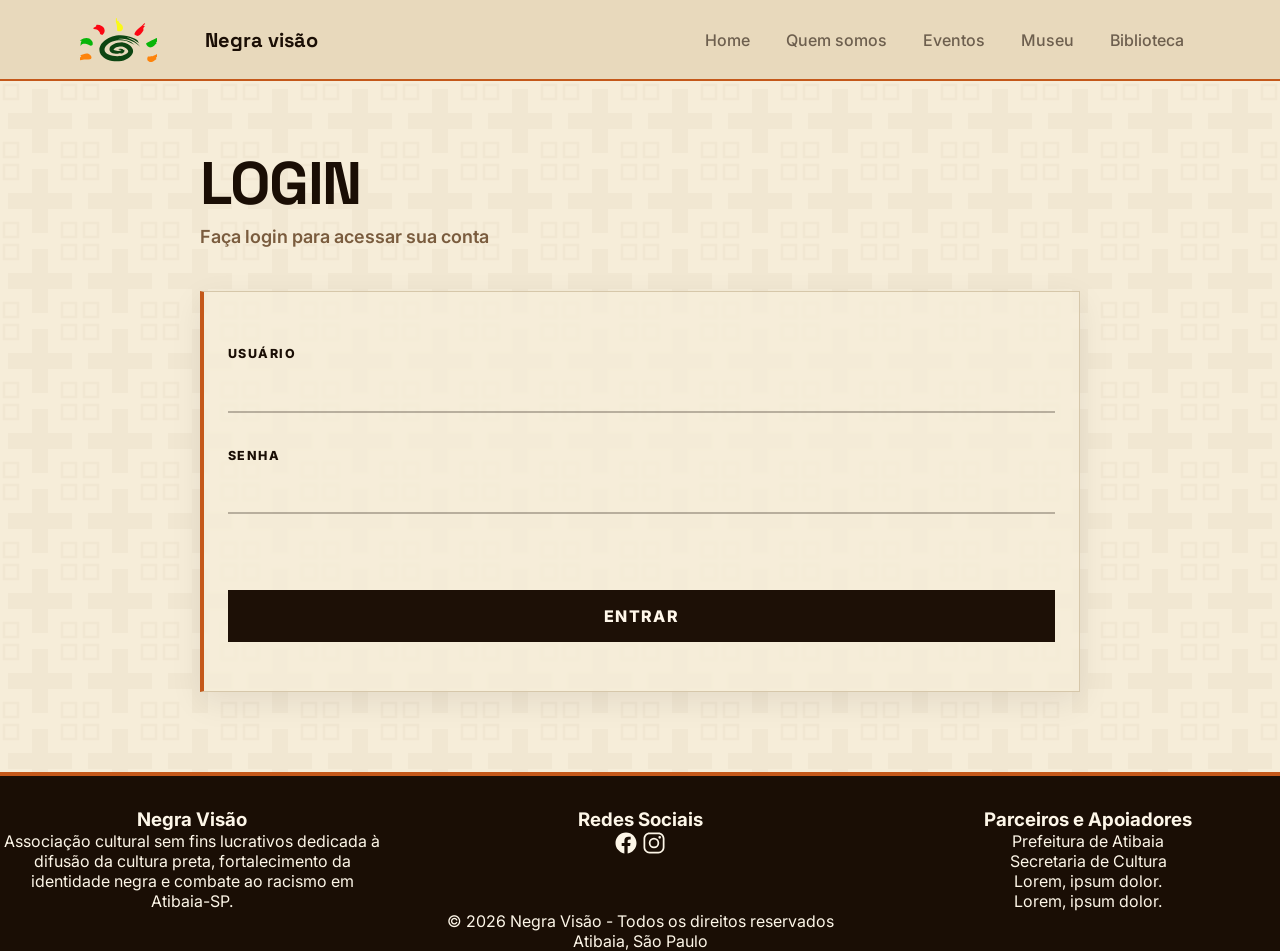
<file: frontend/login.html>
<!doctype html>
<html lang="pt-BR">
  <head>
    <meta charset="UTF-8" />
    <meta name="viewport" content="width=device-width, initial-scale=1.0" />
    <link rel="stylesheet" href="css/theme.css" />
    <link rel="stylesheet" href="css/login.css" />
    <script src="js/login.js" defer></script>
    <script src="js/script.js" defer></script>
    <title>Login</title>
  </head>
  <body>
    <header>
      <div>
        <a href="./index.html" class="direita" id="logo">
          <img src="img/logo_sem_nome.svg" alt="logo negra visão" />
          <span>Negra visão</span>
        </a>
        <button class="menu-toggle" type="button">
          <span class="menu-toggle-bar"></span>
          <span class="menu-toggle-bar"></span>
          <span class="menu-toggle-bar"></span>
        </button>
        <!-- ao lado da logo -->
        <nav id="site-nav">
          <ul>
            <li><a href="./index.html#hero">Home</a></li>
            <li><a href="./index.html#quem-somos">Quem somos</a></li>
            <li><a href="./index.html#eventos">Eventos</a></li>
            <li><a href="./index.html#memorial-negro">Museu</a></li>
            <li><a href="./index.html#biblioteca">Biblioteca</a></li>
          </ul>
        </nav>
      </div>
    </header>

    <main>
      <section id="secao-login">
        <h1 class="titulo-formulario">Login</h1>
        <p class="subtitulo-formulario">Faça login para acessar sua conta</p>
        <div class="card-formulario">
          <form action="" id="login-formulario">
            <div class="form-bloco">
              <div class="campo-formulario">
                <label for="usuario">USUÁRIO </label>
                <input
                  type="text"
                  id="usuario"
                  class="obrigatorio"
                  name="login"
                  inputmode="numeric"
                  autocomplete="off"
                />
                <p class="mensagem-erro"></p>
              </div>
              <div class="campo-formulario">
                <label for="senha">SENHA </label>
                <input
                  type="password"
                  id="senha"
                  class="obrigatorio"
                  name="login"
                  inputmode="numeric"
                  autocomplete="off"
                />
                <p class="mensagem-erro"></p>
              </div>
            </div>

            <div class="campo-formulario">
              <button type="submit" id="buttonEntrar">ENTRAR</button>
            </div>
          </form>
        </div>
      </section>
      <footer>
        <div id="footer-alto">
          <div class="footer-container">
            <h3>Negra Visão</h3>
            <p>
              Associação cultural sem fins lucrativos dedicada à difusão da
              cultura preta, fortalecimento da identidade negra e combate ao
              racismo em Atibaia-SP.
            </p>
          </div>
          <div class="footer-container footer-container-social">
            <h3>Redes Sociais</h3>
            <div>
              <a href="#"
                ><svg
                  width="24"
                  height="24"
                  xmlns="http://www.w3.org/2000/svg"
                  class="icon-social"
                  viewBox="0 0 512 512"
                  fill="currentColor"
                >
                  <path
                    d="M480 257.35c0-123.7-100.3-224-224-224s-224 100.3-224 224c0 111.8 81.9 204.47 189 221.29V322.12h-56.89v-64.77H221V208c0-56.13 33.45-87.16 84.61-87.16 24.51 0 50.15 4.38 50.15 4.38v55.13H327.5c-27.81 0-36.51 17.26-36.51 35v42h62.12l-9.92 64.77H291v156.54c107.1-16.81 189-109.48 189-221.31z"
                    fill-rule="evenodd"
                  /></svg
              ></a>
              <a href="#"
                ><svg
                  width="24"
                  height="24"
                  xmlns="http://www.w3.org/2000/svg"
                  class="icon-social"
                  viewBox="0 0 512 512"
                  fill="currentColor"
                >
                  <path
                    d="M349.33 69.33a93.62 93.62 0 0193.34 93.34v186.66a93.62 93.62 0 01-93.34 93.34H162.67a93.62 93.62 0 01-93.34-93.34V162.67a93.62 93.62 0 0193.34-93.34h186.66m0-37.33H162.67C90.8 32 32 90.8 32 162.67v186.66C32 421.2 90.8 480 162.67 480h186.66C421.2 480 480 421.2 480 349.33V162.67C480 90.8 421.2 32 349.33 32z"
                  />
                  <path
                    d="M377.33 162.67a28 28 0 1128-28 27.94 27.94 0 01-28 28zM256 181.33A74.67 74.67 0 11181.33 256 74.75 74.75 0 01256 181.33m0-37.33a112 112 0 10112 112 112 112 0 00-112-112z"
                  /></svg
              ></a>
            </div>
          </div>
          <div class="footer-container">
            <h3>Parceiros e Apoiadores</h3>
            <ul>
              <li>Prefeitura de Atibaia</li>
              <li>Secretaria de Cultura</li>
              <li>Lorem, ipsum dolor.</li>
              <li>Lorem, ipsum dolor.</li>
            </ul>
          </div>
        </div>
        <div id="footer-baixo">
          <p>&#169; 2026 Negra Visão - Todos os direitos reservados</p>
          <p>Atibaia, São Paulo</p>
        </div>
      </footer>
    </main>
  </body>
</html>
</file>
<file: frontend/css/theme.css>
@import url('https://fonts.googleapis.com/css2?family=Inter:wght@400;500;600;700;800;900&family=Space+Grotesk:wght@500;600;700&display=swap');

:root {
  --laranja: #c4581a;
  --verde: #1e5c38;
  --vermelho: #8b1a1a;
  --azul: #1b2a5c;
  --amarelo: #c9a227;
  --preto: #1a0e05;
  --marrom: #7a5c3e;
  --bg: #f6edd9;
  --secundaria: #e8d9bc;
  --bg-card-claro: #fdf6e8;
  --bg-card-escuro: #1a0e05;
  --font-space: 'Space Grotesk', Tahoma, Geneva, Verdana, sans-serif;
}

* {
  font-family: inter, 'Segoe UI', Tahoma, Geneva, Verdana, sans-serif;
  margin: 0;
  padding: 0;
  box-sizing: border-box;
  border: none;
  text-decoration: none;
  transition: 0.2s linear;
  color: var(--preto);
  list-style: none;
}

html {
  overflow-x: hidden;
  scroll-padding-top: 6rem;
  scroll-behavior: smooth;
}

/* ===== HEADER ===== */

header {
  background: var(--secundaria);
  position: sticky;
  top: 0;
  left: 0;
  right: 0;
  z-index: 1000;
  border-bottom: 2px solid var(--laranja);
  padding: 1em 5rem;
}

a img {
  width: auto;
  height: 2.75rem;
}

nav ul {
  list-style: none;
  display: flex;
  gap: 0.25rem;
}

nav ul li {
  padding: 0.1em 1em;
}

nav ul li a {
  color: #1a0e0599;
  font-size: 1rem;
  font-weight: 500;
  display: inline-flex;
  align-items: center;
  min-height: 2.75rem;
}

nav ul li a:hover {
  color: var(--preto);
}

header div {
  display: flex;
  justify-content: flex-end;
  align-items: center;
  position: relative;
}

.direita {
  margin-right: auto;
  display: flex;
  align-items: center;
  justify-content: flex-start;
}

header div span {
  padding-left: 3rem;
  font-size: 1.25em;
  font-family: 'Space Grotesk', Tahoma, Geneva, Verdana, sans-serif;
  font-weight: 1000;
  color: var(--preto);
}

.menu-toggle {
  display: none;
  background: transparent;
  border: 1px solid #1a0e0533;
  padding: 0.55rem;
  border-radius: 0.4rem;
  cursor: pointer;
}

.menu-toggle-bar {
  display: block;
  width: 1.45rem;
  height: 2px;
  background: var(--preto);
}

.menu-toggle-bar + .menu-toggle-bar {
  margin-top: 0.28rem;
}

/* ===== FOOTER ===== */

footer {
  background: var(--bg-card-escuro);
  border-top: 4px solid var(--laranja);
  padding-top: 2rem;
}

footer * {
  color: var(--bg-card-claro);
}

#footer-alto {
  display: flex;
  justify-content: center;
  justify-content: space-between;
}

#footer-baixo {
  text-align: center;
}

.footer-container {
  width: 30%;
  text-align: center;
}

.footer-container-social {
  display: flex;
  justify-content: flex-start;
  flex-direction: column;
  align-items: center;
}

/* =========== RESPONSIVIDADE =========== */
@media (max-width: 768px) {
  html {
    scroll-padding-top: 4.5rem;
  }

  header {
    padding: 0.85rem 1.5rem;
  }

  header div span {
    padding-left: 1rem;
    font-size: 1rem;
  }

  .menu-toggle {
    display: inline-block;
    margin-left: 0.75rem;
  }

  nav {
    display: none;
    position: absolute;
    top: calc(100% + 0.8rem);
    left: 0;
    right: 0;
    background: var(--secundaria);
    border: 1px solid #1a0e0533;
    border-top: 3px solid var(--laranja);
    box-shadow: 0 14px 28px rgba(0, 0, 0, 0.14);
    z-index: 1100;
  }

  nav.nav-open {
    display: block;
  }

  nav ul {
    flex-direction: column;
    gap: 0;
    padding: 0.5rem 0;
  }

  nav ul li {
    padding: 0;
  }

  nav ul li a {
    width: 100%;
    min-height: 2.75rem;
    padding: 0.75rem 1rem;
    font-size: 0.95rem;
    color: var(--preto);
  }

  #footer-alto {
    flex-direction: column;
    align-items: center;
    gap: 1rem;
  }

  .footer-container {
    width: 100%;
    max-width: 34rem;
    padding-inline: 1rem;
  }

  .subtitulo {
    padding-block: 2rem;
  }
}

@media (max-width: 480px) {
  html {
    scroll-padding-top: 4rem;
  }

  header {
    padding: 0.75rem 1rem;
  }

  a img {
    height: 2.25rem;
  }

  header div span {
    padding-left: 0.6rem;
    font-size: 0.95rem;
  }

  .subtitulo {
    font-size: 0.68rem;
    letter-spacing: 0.2em;
    padding-block: 1.4rem;
  }

  #footer-baixo {
    padding: 0.75rem 1rem 1.25rem;
  }
}

@media (prefers-reduced-motion: reduce) {
  * {
    transition: none !important;
    scroll-behavior: auto !important;
  }
}
</file>
<file: frontend/css/index.css>
#linhaDivisoria {
  width: 100%;
  height: 22px;
  background-image: url(../img/linhaDivisoria.png);
  background-repeat: repeat-x;
  background-size: 110px 22px;
}

.titulo-secao,
.titulo-secao span {
  font-weight: 900;
  line-height: 0.8;
  font-size: clamp(2.2rem, 4vw, 3.8rem);
  font-family: var(--font-space);
  text-transform: uppercase;
  display: block;
}

.subtitulo {
  display: block;
  color: var(--laranja);
  font-size: 0.75rem;
  letter-spacing: 0.25em;
  line-height: 1.33;
  padding-block: 3rem;
  text-transform: uppercase;
  z-index: 1;
}

/* ===== EVENTOS ===== */

#eventos {
  position: relative;
  background-color: var(--bg);
  padding-inline: 5rem;
}

#eventos::before {
  content: '';
  position: absolute;
  inset: 0;
  background-image: url('../img/mudcloth.svg');
  background-repeat: repeat;
  opacity: 0.045;
  pointer-events: none;
}

#eventos h2 {
  padding-top: 3rem;
}

.card-container {
  display: grid;
  grid-template-columns: repeat(auto-fit, minmax(16rem, 1fr));
  gap: 1.5rem;
  padding-block: 5rem;
}

.card-eventos {
  display: flex;
  flex-direction: column;
  flex-grow: 1;
  background-color: var(--bg-card-claro);
  padding: 1.5rem;
  z-index: 1;
  border: 0.1px solid #c9b99a;
  border-top: 0.5rem solid var(--laranja);
  transition:
    transform 300ms ease,
    box-shadow 300ms ease;
}

.card-eventos:hover {
  transform: translateY(-6px) scale(1.02);
  box-shadow: 0 18px 40px rgba(0, 0, 0, 0.12);
}

.card-eventos > img {
  max-width: 100%;
  /* aspect-ratio: 16 / 9; */
  aspect-ratio: 4 / 5; /*FORMATO DO INSTAGRAM*/
  object-fit: cover;
  display: block;
}

.card-eventos h3 {
  font-family: var(--font-space);
  text-transform: uppercase;
  text-align: left;
  letter-spacing: -0.03rem;
  font-weight: 900;
  padding-bottom: 1rem;
}

.card-eventos button {
  font-size: 1rem;
  font-weight: 700;
  line-height: calc(1 / 0.75);
  padding: 0.8rem 1.25rem;
  background-color: var(--laranja);
  color: var(--bg-card-claro);
  cursor: pointer;
  display: flex;
  justify-content: space-between;
  align-items: center;
}

.card-eventos button:hover {
  background-color: #d97706;
  letter-spacing: 0.03em;
  box-shadow: 0 8px 20px rgba(217, 119, 6, 0.25);
}

.card-eventos div {
  padding-bottom: 1rem;
}

.card-eventos p {
  text-align: left;
  color: var(--marrom);
  font-weight: bold;
}

.card-eventos p img {
  width: 0.8rem;
  height: auto;
}

.card-eventos button img {
  width: 1.5rem;
  height: auto;
}

.event-modal {
  width: min(92vw, 42rem);
  border: none;
  padding: 0;
  background: transparent;
  margin: auto;
}

.event-modal::backdrop {
  background: rgba(14, 12, 10, 0.72);
  backdrop-filter: blur(4px);
}

.event-modal__content {
  position: relative;
  background: linear-gradient(180deg, #fff8ef 0%, #f7ebdb 100%);
  color: var(--preto);
  border-top: 0.5rem solid var(--laranja);
  box-shadow: 0 24px 80px rgba(0, 0, 0, 0.35);
  padding: 2rem;
}

.event-modal__eyebrow {
  display: inline-block;
  color: var(--laranja);
  font-size: 0.75rem;
  letter-spacing: 0.25em;
  text-transform: uppercase;
  margin-bottom: 0.75rem;
}

.event-modal__content h3 {
  font-family: var(--font-space);
  text-transform: uppercase;
  font-weight: 900;
  font-size: clamp(1.8rem, 4vw, 3rem);
  line-height: 0.95;
  margin-bottom: 0.85rem;
}

.event-modal__meta {
  font-weight: 700;
  color: var(--marrom);
  margin-bottom: 1rem;
}

.event-modal__content p:last-of-type {
  font-size: 1rem;
  line-height: 1.65;
  color: var(--marrom);
}

.event-modal__close {
  position: absolute;
  top: 1rem;
  right: 1rem;
  width: 2.5rem;
  height: 2.5rem;
  border-radius: 999px;
  border: none;
  background: var(--preto);
  color: var(--bg);
  font-size: 1.5rem;
  line-height: 1;
  cursor: pointer;
}

.event-modal__actions {
  display: flex;
  justify-content: flex-start;
  margin-top: 1.5rem;
}

.event-modal__cta {
  display: inline-flex;
  align-items: center;
  justify-content: center;
  min-height: 3rem;
  padding: 0.85rem 1.4rem;
  background: var(--laranja);
  color: var(--bg-card-claro);
  font-weight: 800;
  text-transform: uppercase;
  letter-spacing: 0.02em;
  text-decoration: none;
}

.event-modal__cta:hover {
  background: #d97706;
}

/* ===== HERO ===== */

#hero {
  position: relative;
  min-height: 85vh;
  background-color: var(--preto);
  padding-inline: 5rem;
}

#hero::before {
  content: '';
  position: absolute;
  inset: 0;
  background-image: url('../img/adinkra.svg');
  background-repeat: repeat;
  opacity: 0.07;
  pointer-events: none;
}

.hero-titulo,
.hero-titulo span {
  font-weight: 900;
  line-height: 0.8;
  font-size: clamp(3.5rem, 10vw, 9.5rem);
  font-family: var(--font-space);
  color: var(--bg);
  display: block;
}

.hero-titulo span {
  color: var(--laranja);
}

.hero-texto {
  font-size: 1.125rem;
  font-weight: 600;
  line-height: 1.625;
  color: var(--bg);
  width: 100%;
  max-width: 46rem;
  padding-block: 2.5rem;
  text-wrap: balance;
}

.hero-texto strong {
  font-weight: bolder;
  color: var(--bg);
}

/* ===== QUEM SOMOS =====*/

#quem-somos {
  min-height: 85vh;
  position: relative;
  background-color: var(--secundaria);
  display: grid;
  grid-template-columns: repeat(auto-fit, minmax(20rem, 1fr));
  gap: 3rem;
  align-items: center;
  padding-inline: 5rem;
  padding-bottom: 2.5rem;
}

#quem-somos::before {
  content: '';
  position: absolute;
  inset: 0;
  background-image: url('../img/mudcloth.svg');
  background-repeat: repeat;
  opacity: 0.045;
  pointer-events: none;
}

.quemSomos-texto {
  font-size: 1.125rem;
  font-weight: 600;
  line-height: 1.625;
  color: var(--marrom);
  padding-block: 2.5rem;
}

.quemSomos-esquerda {
  display: flex;
  flex-direction: column;
}

.quemSomos-direita {
  display: flex;
  flex-direction: column;
  gap: 2.5rem;
}

.quem-item {
  display: grid;
  grid-template-columns: 3rem 1fr;
  gap: 1rem;
  align-items: start;
}

.quem-item span {
  color: var(--laranja);
  font-weight: 700;
  font-size: 1rem;
}

.quem-item p {
  margin: 0;
  font-size: 1.25rem;
  font-weight: 700;
  color: var(--preto);
}

/* ===== PODCAST =====*/

#podcast {
  min-height: 85vh;
  position: relative;
  background-color: var(--bg);
  overflow: hidden;
  display: grid;
  grid-template-columns: repeat(auto-fit, minmax(20rem, 1fr));
  gap: 1rem;
  align-items: center;
  padding-inline: 5rem;
}

#podcast::before {
  content: '';
  position: absolute;
  inset: 0;
  background-image: url('../img/ankara.svg');
  background-repeat: repeat;
  background-size: 140px;
  opacity: 0.1;
  pointer-events: none;
}

.podcast-direita img {
  width: 40%;
  height: auto;
  display: block;
  margin-inline: auto;
  padding-block: 2.5rem;
}

/* ===== MEMORIAL NEGRO ===== */

#memorial-negro {
  position: relative;
  min-height: 85vh;
  background-color: var(--preto);
  padding-inline: 5rem;
  display: flex;
  flex-direction: column;
  align-items: center;
  justify-content: center;
}

#memorial-negro::before {
  content: '';
  position: absolute;
  inset: 0;
  background-image: url('../img/adinkra.svg');
  background-repeat: repeat;
  opacity: 0.07;
  pointer-events: none;
}

#memorial-negro h2 {
  color: var(--bg);
  text-align: center;
}

#memorial-negro h2 span {
  color: var(--laranja);
}

#memorial-negro p {
  color: var(--bg);
  font-size: 1.25rem;
  text-align: center;
  padding: 1rem;
  width: 65%;
}

/* ===== BIBLIOTECA ===== */

#biblioteca {
  position: relative;
  min-height: 85vh;
  background-color: var(--preto);
  padding-inline: 5rem;
  display: flex;
  flex-direction: column;
  align-items: center;
  justify-content: center;
}

#biblioteca::before {
  content: '';
  position: absolute;
  inset: 0;
  background-image: url('../img/adinkra.svg');
  background-repeat: repeat;
  opacity: 0.07;
  pointer-events: none;
}

#biblioteca::after {
  background-color: rgba(67, 67, 252, 0.811);
  content: '';
  position: absolute;
  inset: 0;
  opacity: 0.5;
}

#biblioteca h2 {
  color: var(--bg);
  text-align: center;
  z-index: 1;
}

#biblioteca h2 span,
#biblioteca span {
  color: var(--amarelo);
  z-index: 1;
}

#biblioteca p {
  color: var(--bg);
  font-size: 1.25rem;
  text-align: center;
  padding: 1rem;
  width: 65%;
  z-index: 1;
}

@media (max-width: 1024px) {
  header {
    padding: 1rem 2.5rem;
  }

  #hero,
  #eventos,
  #quem-somos,
  #podcast,
  #memorial-negro,
  #biblioteca {
    padding-inline: 2.5rem;
  }

  .hero-texto {
    width: 100%;
    max-width: 36rem;
  }

  .card-container {
    grid-template-columns: repeat(auto-fit, minmax(14rem, 1fr));
  }

  #memorial-negro p,
  #biblioteca p {
    width: 85%;
  }
}

@media (max-width: 768px) {
  #hero,
  #eventos,
  #quem-somos,
  #podcast,
  #memorial-negro,
  #biblioteca {
    padding-inline: 1.5rem;
    min-height: auto;
  }

  .titulo-secao,
  .titulo-secao span {
    font-size: clamp(1.8rem, 5vw, 3rem);
    line-height: 0.9;
  }

  .hero-titulo,
  .hero-titulo span {
    font-size: clamp(2.2rem, 9vw, 5rem);
    line-height: 0.88;
  }

  .hero-texto,
  #memorial-negro p,
  #biblioteca p {
    width: 100%;
    max-width: 36rem;
    font-size: 1.05rem;
  }

  #quem-somos,
  #podcast {
    grid-template-columns: 1fr;
    gap: 2rem;
  }

  .card-container {
    grid-template-columns: repeat(auto-fit, minmax(12rem, 1fr));
    gap: 1rem;
    padding-block: 2.5rem;
  }

  .event-modal__content {
    padding: 1.5rem;
  }

  .event-modal__close {
    top: 0.75rem;
    right: 0.75rem;
  }

  .podcast-direita img {
    width: min(70%, 26rem);
  }

  #footer-alto {
    flex-direction: column;
    align-items: center;
    gap: 1rem;
  }

  .footer-container {
    width: 100%;
    max-width: 34rem;
    padding-inline: 1rem;
  }

  .subtitulo {
    padding-block: 2rem;
  }
}

@media (max-width: 480px) {
  #hero,
  #eventos,
  #quem-somos,
  #podcast,
  #memorial-negro,
  #biblioteca {
    padding-inline: 1rem;
  }

  #hero {
    min-height: 68vh;
  }

  .hero-titulo,
  .hero-titulo span {
    font-size: clamp(1.8rem, 12vw, 3.2rem);
  }

  .hero-texto,
  .quemSomos-texto,
  #memorial-negro p,
  #biblioteca p {
    font-size: 1rem;
    line-height: 1.55;
  }

  .quem-item {
    grid-template-columns: 2.25rem 1fr;
    gap: 0.75rem;
  }

  .quem-item p {
    font-size: 1.1rem;
  }

  .card-container {
    grid-template-columns: 1fr;
  }

  .card-eventos {
    padding: 1rem;
  }

  .card-eventos button {
    width: 100%;
    gap: 0.7rem;
    padding: 0.9rem 1rem;
    font-size: 0.92rem;
  }

  .event-modal {
    width: 94vw;
  }

  .event-modal__content h3 {
    padding-right: 2rem;
  }

  .podcast-direita img {
    width: 85%;
    padding-block: 1.4rem;
  }

  #linhaDivisoria {
    height: 14px;
    background-size: 80px 14px;
  }
}
</file>
<file: frontend/css/admin.css>
body {
  background-color: var(--bg);
}

/* Container principal do Painel */
.container-admin {
  padding: 2rem 1rem;
  max-width: 1200px;
  margin: 0 auto;
}

.container-admin h1 {
  text-align: center;
  margin-bottom: 2rem;
  color: var(--preto);
}

/* Espaços/Cartões para separar visualmente as funções */
.card-admin {
  background-color: var(--bg-card-claro);
  border: var(--border);
  padding: 2rem;
  margin-bottom: 2rem;
  border-radius: 8px;
}

.card-admin h2 {
  color: var(--marrom);
  margin-bottom: 1.5rem;
  border-bottom: 2px solid var(--laranja);
  padding-bottom: 0.5rem;
}

/* Organização de formulários limpa */
.linha-form {
  display: flex;
  flex-direction: column;
  gap: 1rem;
  margin-bottom: 1rem;
}

.campo-form {
  display: flex;
  flex-direction: column;
  width: 100%;
}

.campo-form label {
  font-weight: bold;
  color: var(--preto);
  margin-bottom: 0.3rem;
}

.campo-form input,
.campo-form select {
  padding: 0.8rem;
  border: 1px solid var(--marrom);
  border-radius: 4px;
  font-size: 1rem;
}

.campo-form input:disabled,
.campo-form select:disabled {
  background-color: #f2f2f2;
  color: #666;
  border-color: #c9c9c9;
  cursor: not-allowed;
  opacity: 0.8;
}

/* Botões */
.btn-salvar {
  background-color: var(--verde);
  color: white;
  padding: 1rem 2rem;
  font-size: 1.1rem;
  font-weight: bold;
  border: none;
  border-radius: 4px;
  cursor: pointer;
  margin-top: 1rem;
  width: 100%;
}

.btn-salvar:hover {
  background-color: var(--preto);
}

.btn-tabela {
  padding: 0.4rem 0.8rem;
  border: none;
  border-radius: 4px;
  cursor: pointer;
  font-weight: bold;
  color: white;
  margin-right: 0.3rem;
}

.btn-editar {
  background-color: var(--amarelo);
  color: var(--preto);
}
.btn-excluir {
  background-color: var(--vermelho);
}

/* Tabelas que não quebram em telas pequenas */
.tabela-scroll {
  overflow-x: auto;
  margin-top: 1rem;
}

table {
  width: 100%;
  border-collapse: collapse;
  background-color: white;
}

th,
td {
  padding: 1rem;
  text-align: left;
  border-bottom: 1px solid #ccc;
  color: var(--preto);
}

th {
  background-color: var(--marrom);
  color: white;
}

/* Telas grandes (Monitores) */
@media (min-width: 768px) {
  .linha-form {
    flex-direction: row;
  }
  .btn-salvar {
    width: auto;
  }
}
</file>
<file: frontend/css/inscricao.css>
/* ===== MAIN FORMULARIO ===== */
.subtitulo {
  display: block;
  color: var(--laranja);
  font-size: 0.75rem;
  letter-spacing: 0.25em;
  line-height: 1.33;
  padding-block: 3rem;
  text-transform: uppercase;
  z-index: 1;
}

#inscricao {
  padding-block: 4rem 5rem;
  max-width: 58rem;
  margin-inline: auto;
  padding-inline: 1.5rem;
}

main {
  position: relative;
  background-color: var(--bg);
  z-index: 0;
}

main::before {
  content: "";
  position: absolute;
  inset: 0;
  background-image: url("../img/mudcloth.svg");
  background-repeat: repeat;
  opacity: 0.045;
  pointer-events: none;
  z-index: 0;
}

main > * {
  position: relative;
  z-index: 1;
}

.titulo-formulario,
.subtitulo-formulario {
  text-align: left;
}

.titulo-formulario {
  font-family: var(--font-space);
  letter-spacing: -0.03em;
  font-weight: 700;
  font-size: clamp(2.6rem, 5vw, 3.75rem);
  text-transform: uppercase;
}
.subtitulo-formulario {
  font-size: 1.125rem;
  font-weight: 600;
  line-height: 1.625;
  color: var(--marrom);
  max-width: 38rem;
}
.card-formulario {
  display: flex;
  flex-direction: column;
  align-items: stretch;
  margin: 2.5rem 0 0;
  padding: 1.5rem 1.5rem 2rem;
  border: 1px solid #d6c7aa;
  border-left: 4px solid var(--laranja);
  background: var(--bg);
  backdrop-filter: blur(1px);
  box-shadow: 0 10px 30px rgba(26, 14, 5, 0.08);
}
.mensagem-erro {
  color: var(--vermelho);
}

.form-bloco {
  padding-block: 0.75rem 1.5rem;
}

.form-bloco-cabecalho {
  display: flex;
  align-items: center;
  gap: 1rem;
  margin-top: 1rem;
  margin-bottom: 3rem;
}

.form-bloco-cabecalho::before {
  content: "";
  height: 1px;
  background: rgba(26, 14, 5, 0.12);
  flex: 1;
}

.form-bloco-numero {
  color: var(--laranja);
  font-weight: 700;
  letter-spacing: 0.2em;
  font-size: 1rem;
  order: -1;
}

.form-bloco-titulo {
  font-family: var(--font-space);
  font-size: 1rem;
  font-weight: 900;
  text-transform: uppercase;
  letter-spacing: 0.08em;
  white-space: nowrap;
}

.form-grade {
  display: flex;
  gap: 1rem;
  flex-wrap: wrap;
}

.form-grade-dois {
  display: grid;
  grid-template-columns: repeat(2, minmax(0, 1fr));
}

.campo-formulario-full {
  grid-column: 1 / -1;
}

.campo-formulario {
  display: flex;
  flex-direction: column;
  width: 100%;
}

.campo-formulario label {
  font-size: 0.78rem;
  font-weight: 800;
  letter-spacing: 0.12em;
  text-transform: uppercase;
  color: var(--preto);
}

.campo-formulario input,
.campo-formulario select {
  padding: 0.75rem 0;
  margin: 0.35rem 0 0;
  border-bottom: 2px solid rgba(26, 14, 5, 0.28);
  background: transparent;
  width: 100%;
  font-size: 1rem;
  color: var(--preto);
}

input:focus,
select:focus {
  outline: none;
  border-bottom: 2px solid var(--laranja);
}

input::placeholder,
select:invalid {
  color: rgba(26, 14, 5, 0.35);
}

select option {
  color: #000;
}

#buttonInscrever {
  background: #1d1006;
  color: #fff7ea;
  border: none;
  padding: 1rem 1.25rem;
  font-size: 1rem;
  font-weight: 800;
  cursor: pointer;
  margin-top: 1rem;
  width: 100%;
  text-transform: uppercase;
  letter-spacing: 0.08em;
}

@media (max-width: 768px) {
  #inscricao {
    padding-inline: 1rem;
    padding-block: 3rem 4rem;
  }

  .card-formulario {
    padding: 1.25rem 1rem 1.5rem;
  }

  .form-grade-dois {
    grid-template-columns: 1fr;
  }

  .form-bloco-cabecalho {
    gap: 0.75rem;
  }

  .form-bloco-titulo {
    font-size: 0.95rem;
  }
}

@media (max-width: 480px) {
  #inscricao {
    padding-inline: 0.75rem;
  }

  .titulo-formulario {
    font-size: clamp(2.1rem, 10vw, 2.9rem);
  }

  .subtitulo-formulario {
    font-size: 1rem;
  }

  .card-formulario {
    border-left-width: 3px;
    box-shadow: 0 8px 20px rgba(26, 14, 5, 0.07);
  }

  .form-bloco {
    padding-block: 0.5rem 1.25rem;
  }

  .form-bloco-cabecalho {
    margin-bottom: 2.3rem;
  }

  .form-bloco-numero {
    font-size: 0.92rem;
  }

  .campo-formulario label {
    font-size: 0.72rem;
  }

  .campo-formulario input,
  .campo-formulario select {
    font-size: 0.96rem;
  }

  #buttonInscrever {
    padding: 0.95rem 1rem;
    font-size: 0.95rem;
  }
}
</file>
<file: frontend/css/login.css>
/* ===== LOGIN ===== */

#secao-login {
  padding-block: 4rem 5rem;
  max-width: 58rem;
  margin-inline: auto;
  padding-inline: 1.5rem;
}

main {
  position: relative;
  background-color: var(--bg);
  z-index: 0;
}

main::before {
  content: '';
  position: absolute;
  inset: 0;
  background-image: url('../img/mudcloth.svg');
  background-repeat: repeat;
  opacity: 0.045;
  pointer-events: none;
  z-index: 0;
}

main > * {
  position: relative;
  z-index: 1;
}

.titulo-formulario,
.subtitulo-formulario {
  text-align: left;
}

.titulo-formulario {
  font-family: var(--font-space);
  letter-spacing: -0.03em;
  font-weight: 700;
  font-size: clamp(2.6rem, 5vw, 3.75rem);
  text-transform: uppercase;
}

.subtitulo-formulario {
  font-size: 1.125rem;
  font-weight: 600;
  line-height: 1.625;
  color: var(--marrom);
  max-width: 38rem;
}

.card-formulario {
  display: flex;
  flex-direction: column;
  align-items: stretch;
  margin: 2.5rem 0 0;
  padding: 1.5rem 1.5rem 2rem;
  border: 1px solid #d6c7aa;
  border-left: 4px solid var(--laranja);
  background: rgba(246, 237, 217, 0.72);
  backdrop-filter: blur(1px);
  box-shadow: 0 10px 30px rgba(26, 14, 5, 0.08);
}

.mensagem-erro {
  color: var(--vermelho);
}

.form-bloco {
  padding-block: 0.75rem 1.5rem;
}

.campo-formulario {
  display: flex;
  flex-direction: column;
  width: 100%;
  padding-block: 1.1rem;
}

.campo-formulario label {
  font-size: 0.78rem;
  font-weight: 800;
  letter-spacing: 0.12em;
  text-transform: uppercase;
  color: var(--preto);
}

.campo-formulario input,
.campo-formulario select {
  padding: 0.75rem 0;
  margin: 0.35rem 0 0;
  border-bottom: 2px solid rgba(26, 14, 5, 0.28);
  background: transparent;
  width: 100%;
  font-size: 1rem;
  color: var(--preto);
}

input:focus,
select:focus {
  outline: none;
  border-bottom: 2px solid var(--laranja);
}

input::placeholder,
select:invalid {
  color: rgba(26, 14, 5, 0.35);
}

select option {
  color: #000;
}

#buttonEntrar {
  background: #1d1006;
  color: #fff7ea;
  border: none;
  padding: 1rem 1.25rem;
  font-size: 1rem;
  font-weight: 800;
  cursor: pointer;
  margin-top: 1rem;
  width: 100%;
  text-transform: uppercase;
  letter-spacing: 0.08em;
}

@media (max-width: 768px) {
  #secao-login {
    padding-inline: 1rem;
    padding-block: 3rem 4rem;
  }

  .card-formulario {
    padding: 1.25rem 1rem 1.5rem;
  }
}

@media (max-width: 480px) {
  #secao-login {
    padding-inline: 0.75rem;
  }

  .titulo-formulario {
    font-size: clamp(2.1rem, 10vw, 2.9rem);
  }

  .subtitulo-formulario {
    font-size: 1rem;
  }

  .card-formulario {
    border-left-width: 3px;
    box-shadow: 0 8px 20px rgba(26, 14, 5, 0.07);
  }

  .form-bloco {
    padding-block: 0.5rem 1.25rem;
  }

  .campo-formulario label {
    font-size: 0.72rem;
  }

  .campo-formulario input,
  .campo-formulario select {
    font-size: 0.96rem;
  }

  #buttonEntrar {
    padding: 0.95rem 1rem;
    font-size: 0.95rem;
  }
}
</file>
